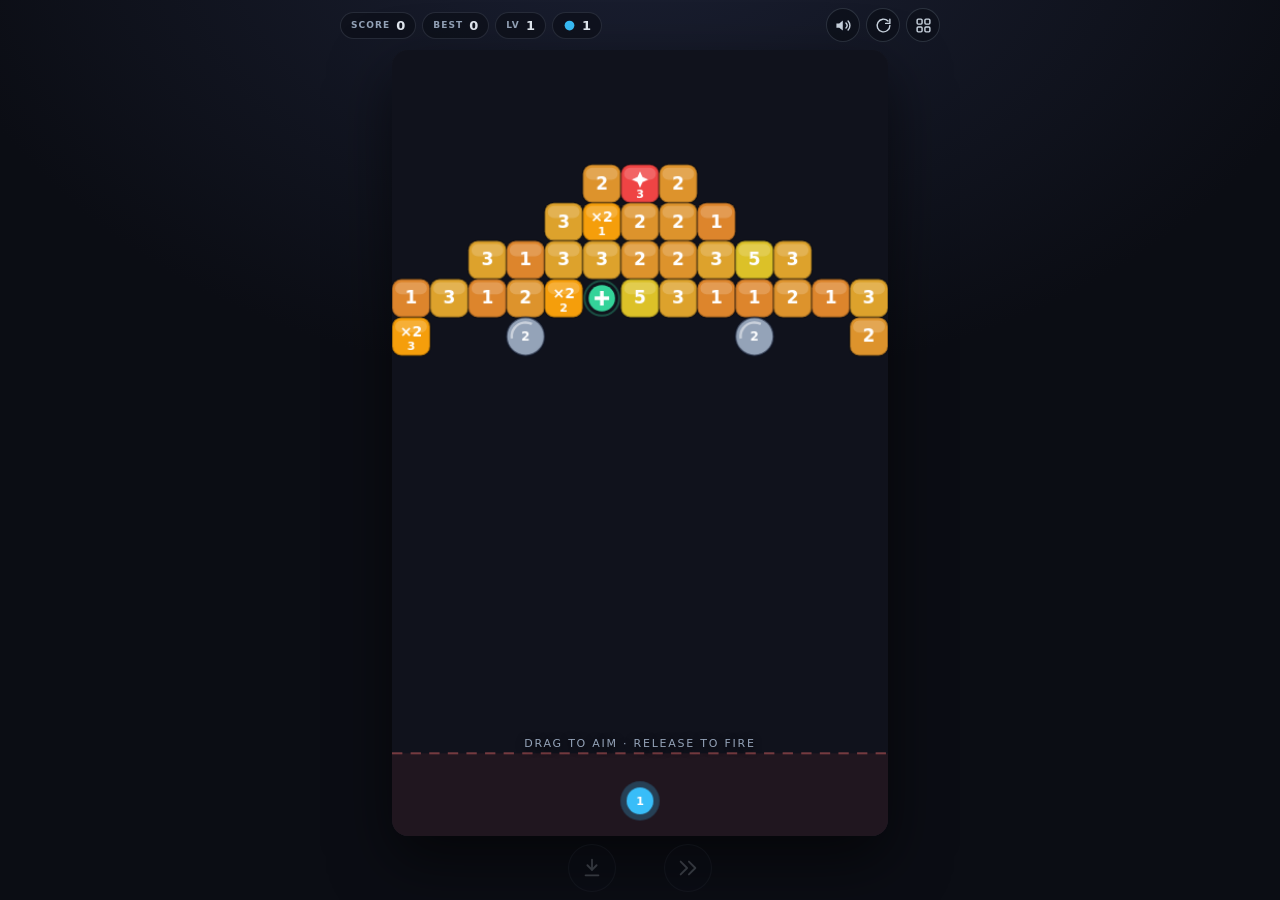
<file: index.html>
<!DOCTYPE html>
<html lang="en">
<head>
<meta charset="UTF-8">
<meta name="viewport" content="width=device-width, initial-scale=1.0, maximum-scale=1.0, user-scalable=no">
<title>Ricochet</title>
<meta name="theme-color" content="#0b0d14">
<meta name="mobile-web-app-capable" content="yes">
<link rel="manifest" href="manifest.webmanifest">
<link rel="icon" href="favicon.svg" type="image/svg+xml">
<link rel="stylesheet" href="style.css">
</head>
<body>
<div id="frame">
  <div id="hud">
    <div class="chip"><span class="label">SCORE</span><span id="score" class="value">0</span></div>
    <div class="chip"><span class="label">BEST</span><span id="best" class="value">0</span></div>
    <div class="chip"><span class="label">LV</span><span id="lv" class="value">1</span></div>
    <div class="chip">
      <svg viewBox="0 0 24 24" width="13" height="13"><circle cx="12" cy="12" r="9" fill="#38bdf8"/></svg>
      <span id="balls" class="value">1</span>
    </div>
    <div class="spacer"></div>
    <button id="muteBtn" class="iconbtn" title="Toggle sound" aria-label="Toggle sound">
      <svg viewBox="0 0 24 24" width="17" height="17" fill="none" stroke="currentColor" stroke-width="2" stroke-linecap="round" stroke-linejoin="round">
        <polygon points="11 5 6 9 2 9 2 15 6 15 11 19 11 5" fill="currentColor" stroke="none"/>
        <path id="wave1" d="M15.5 8.5a5 5 0 0 1 0 7"/>
        <path id="wave2" d="M18.5 5.5a9.5 9.5 0 0 1 0 13"/>
        <line id="muteLine" x1="3" y1="3" x2="21" y2="21" style="display:none"/>
      </svg>
    </button>
    <button id="restartBtn" class="iconbtn" title="Restart level" aria-label="Restart level">
      <svg viewBox="0 0 24 24" width="17" height="17" fill="none" stroke="currentColor" stroke-width="2" stroke-linecap="round" stroke-linejoin="round">
        <path d="M21 12a9 9 0 1 1-2.64-6.36"/>
        <polyline points="21 3 21 9 15 9"/>
      </svg>
    </button>
    <button id="menuBtn" class="iconbtn" title="Power-ups" aria-label="Power-ups">
      <svg viewBox="0 0 24 24" width="17" height="17" fill="none" stroke="currentColor" stroke-width="2" stroke-linecap="round">
        <rect x="3" y="3" width="7" height="7" rx="1.5"/><rect x="14" y="3" width="7" height="7" rx="1.5"/>
        <rect x="3" y="14" width="7" height="7" rx="1.5"/><rect x="14" y="14" width="7" height="7" rx="1.5"/>
      </svg>
    </button>
  </div>

  <div id="stage">
    <div id="board">
      <canvas id="cv" width="480" height="760"></canvas>
      <div id="hint">drag to aim &middot; release to fire</div>
      <div id="banner"></div>

      <div id="powerOverlay" class="overlay hidden">
        <div id="powerPanel">
          <h2>POWER-UPS <span class="inf">&infin;</span></h2>
          <button class="pw" data-pw="balls">
            <span class="pw-icon">
              <svg viewBox="0 0 24 24" width="20" height="20"><circle cx="8" cy="9" r="4.5" fill="#38bdf8"/><circle cx="16" cy="9" r="4.5" fill="#0ea5e9"/><circle cx="12" cy="16.5" r="4.5" fill="#7dd3fc"/></svg>
            </span>
            <span class="pw-name">+10 BALLS<small>Instantly adds 10 balls</small></span>
            <span class="pw-inf">&infin;</span>
          </button>
          <button class="pw" data-pw="pierce">
            <span class="pw-icon">
              <svg viewBox="0 0 24 24" width="20" height="20" fill="none" stroke="#a78bfa" stroke-width="2" stroke-linecap="round"><line x1="3" y1="12" x2="21" y2="12"/><path d="M17 8l4 4-4 4"/><line x1="7" y1="5" x2="7" y2="19"/><line x1="13" y1="5" x2="13" y2="19"/></svg>
            </span>
            <span class="pw-name">PIERCE VOLLEY<small>Next volley drills through bricks</small></span>
            <span class="pw-inf">&infin;</span>
          </button>
          <button class="pw" data-pw="bomb">
            <span class="pw-icon">
              <svg viewBox="0 0 24 24" width="20" height="20" fill="none" stroke="#fb923c" stroke-width="2" stroke-linecap="round"><circle cx="10.5" cy="14" r="6.5" fill="#fb923c" stroke="none"/><path d="M14.5 8.5l2-2.5"/><circle cx="18" cy="4.5" r="1.4" fill="#fde047" stroke="none"/></svg>
            </span>
            <span class="pw-name">BOMB VOLLEY<small>Next volley explodes on impact</small></span>
            <span class="pw-inf">&infin;</span>
          </button>
          <button class="pw" data-pw="row">
            <span class="pw-icon">
              <svg viewBox="0 0 24 24" width="20" height="20" fill="none" stroke="#34d399" stroke-width="2" stroke-linecap="round"><rect x="3" y="9" width="18" height="6" rx="2"/><line x1="6" y1="4" x2="18" y2="20"/></svg>
            </span>
            <span class="pw-name">CLEAR ROW<small>Wipes the lowest brick row</small></span>
            <span class="pw-inf">&infin;</span>
          </button>
          <a id="helpLink" href="help.html" target="_blank" rel="noopener">
            <svg viewBox="0 0 24 24" width="15" height="15" fill="none" stroke="currentColor" stroke-width="2" stroke-linecap="round" stroke-linejoin="round">
              <circle cx="12" cy="12" r="9"/><path d="M9.2 9.3a2.9 2.9 0 0 1 5.6 1c0 1.9-2.8 2.2-2.8 4"/><line x1="12" y1="17.2" x2="12" y2="17.3"/>
            </svg>
            HOW TO PLAY
          </a>
          <button id="closePower">CLOSE</button>
        </div>
      </div>

      <div id="overlay" class="overlay hidden">
        <div id="panel">
          <h1>GAME OVER</h1>
          <p class="final" id="finalScore">0</p>
          <p id="finalBest">Best: 0</p>
          <div class="btnrow">
            <button id="retryBtn" class="btn-primary">RETRY LEVEL</button>
            <button id="startOverBtn" class="btn-ghost">START OVER</button>
          </div>
        </div>
      </div>
    </div>
  </div>

  <div id="actions">
    <button id="recallBtn" class="actionbtn" title="Recall balls" aria-label="Recall balls">
      <svg viewBox="0 0 24 24" width="20" height="20" fill="none" stroke="currentColor" stroke-width="2" stroke-linecap="round" stroke-linejoin="round">
        <path d="M12 3v11"/><polyline points="7 9 12 14 17 9"/><line x1="5" y1="20" x2="19" y2="20"/>
      </svg>
    </button>
    <button id="speedBtn" class="actionbtn" title="Speed up volley" aria-label="Speed up volley">
      <svg viewBox="0 0 24 24" width="20" height="20" fill="none" stroke="currentColor" stroke-width="2" stroke-linecap="round" stroke-linejoin="round">
        <path d="M4 5l7 7-7 7"/><path d="M13 5l7 7-7 7"/>
      </svg>
    </button>
  </div>
</div>
<script src="js/tiles.js"></script>
<script src="js/config.js"></script>
<script src="js/state.js"></script>
<script src="js/audio.js"></script>
<script src="js/fx.js"></script>
<script src="js/board.js"></script>
<script src="js/actions.js"></script>
<script src="js/sim.js"></script>
<script src="js/render.js"></script>
<script src="js/progress.js"></script>
<script src="js/input.js"></script>
<script src="js/main.js"></script>
<script>
if ('serviceWorker' in navigator && location.protocol !== 'file:') {
  let hadController = !!navigator.serviceWorker.controller;
  let refreshing = false;
  navigator.serviceWorker.register('sw.js', { updateViaCache: 'none' }).then(registration => {
    const checkForUpdate = () => registration.update().catch(() => {});
    checkForUpdate();
    window.addEventListener('online', checkForUpdate);
    document.addEventListener('visibilitychange', () => {
      if (!document.hidden) checkForUpdate();
    });
  }).catch(() => {});
  navigator.serviceWorker.addEventListener('controllerchange', () => {
    if (hadController && !refreshing) {
      refreshing = true;
      location.reload();
    }
    hadController = true;
  });
}
</script>
</body>
</html>
</file>
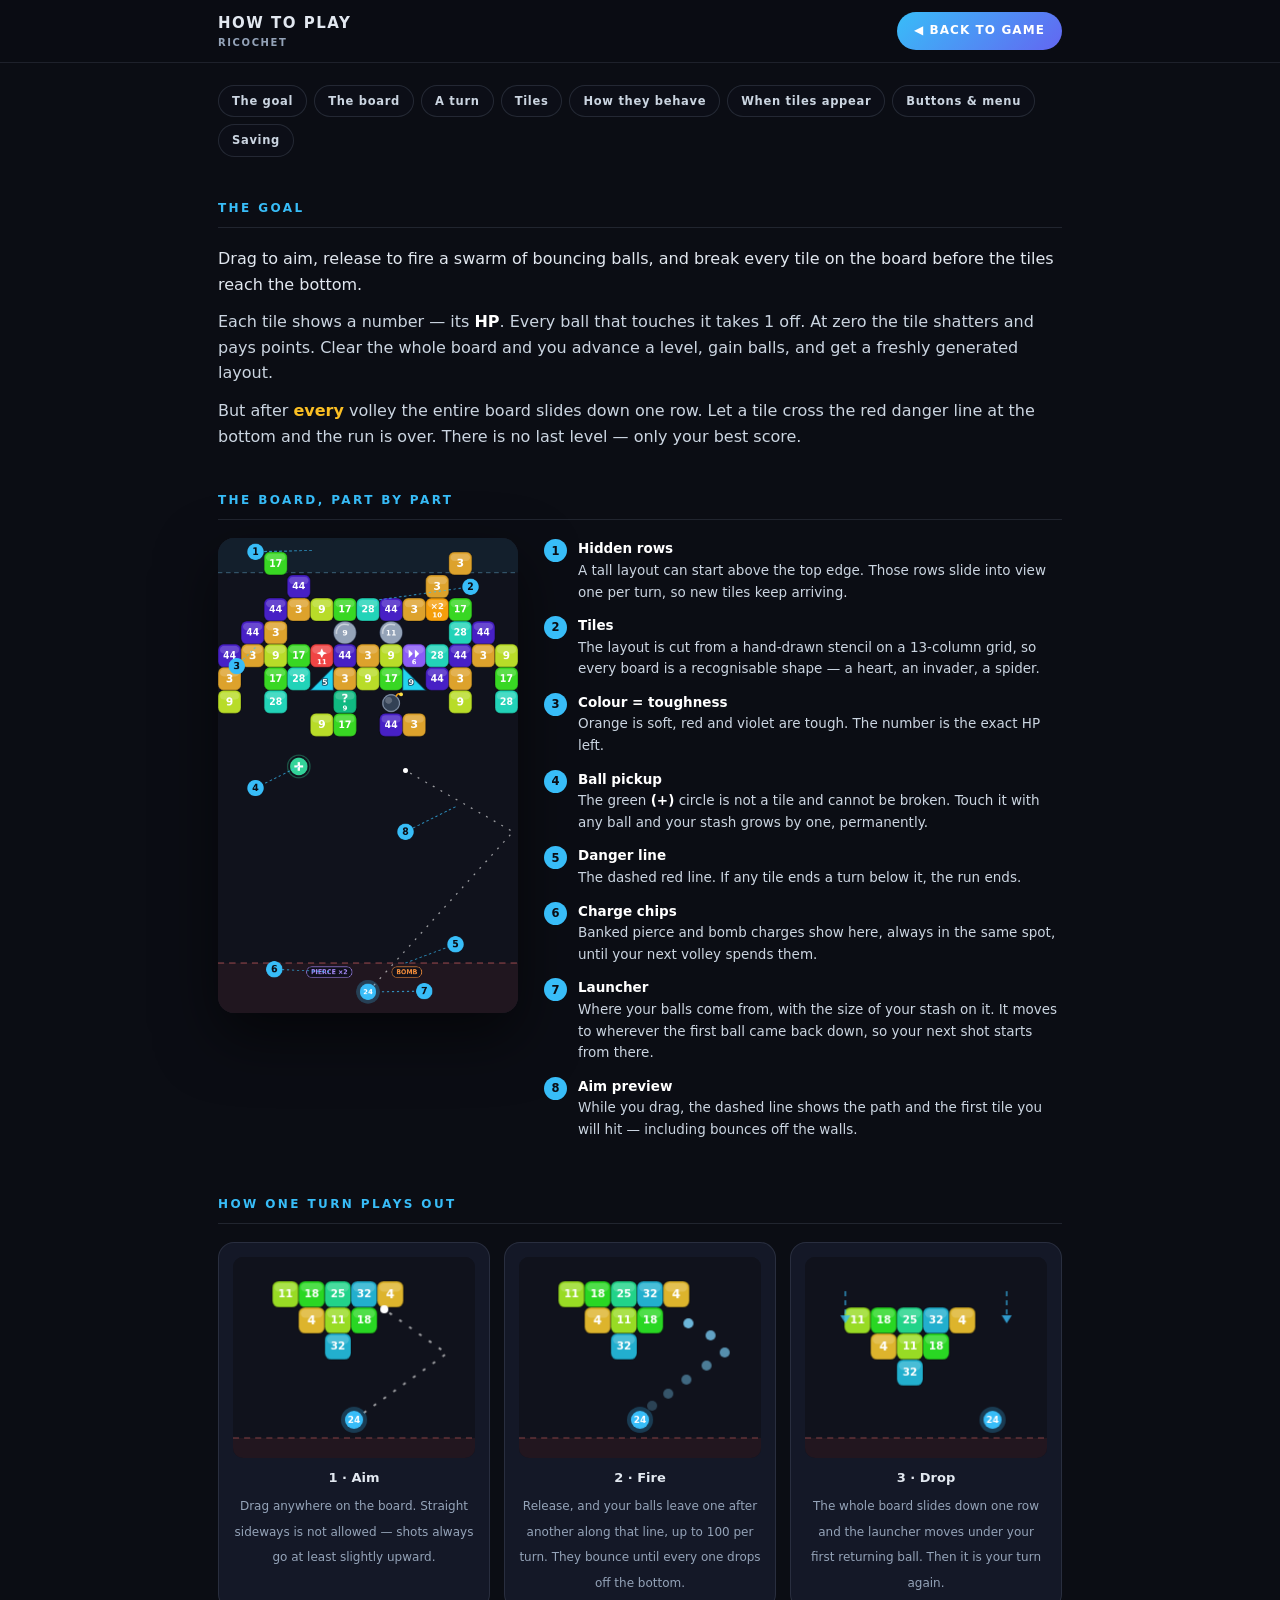
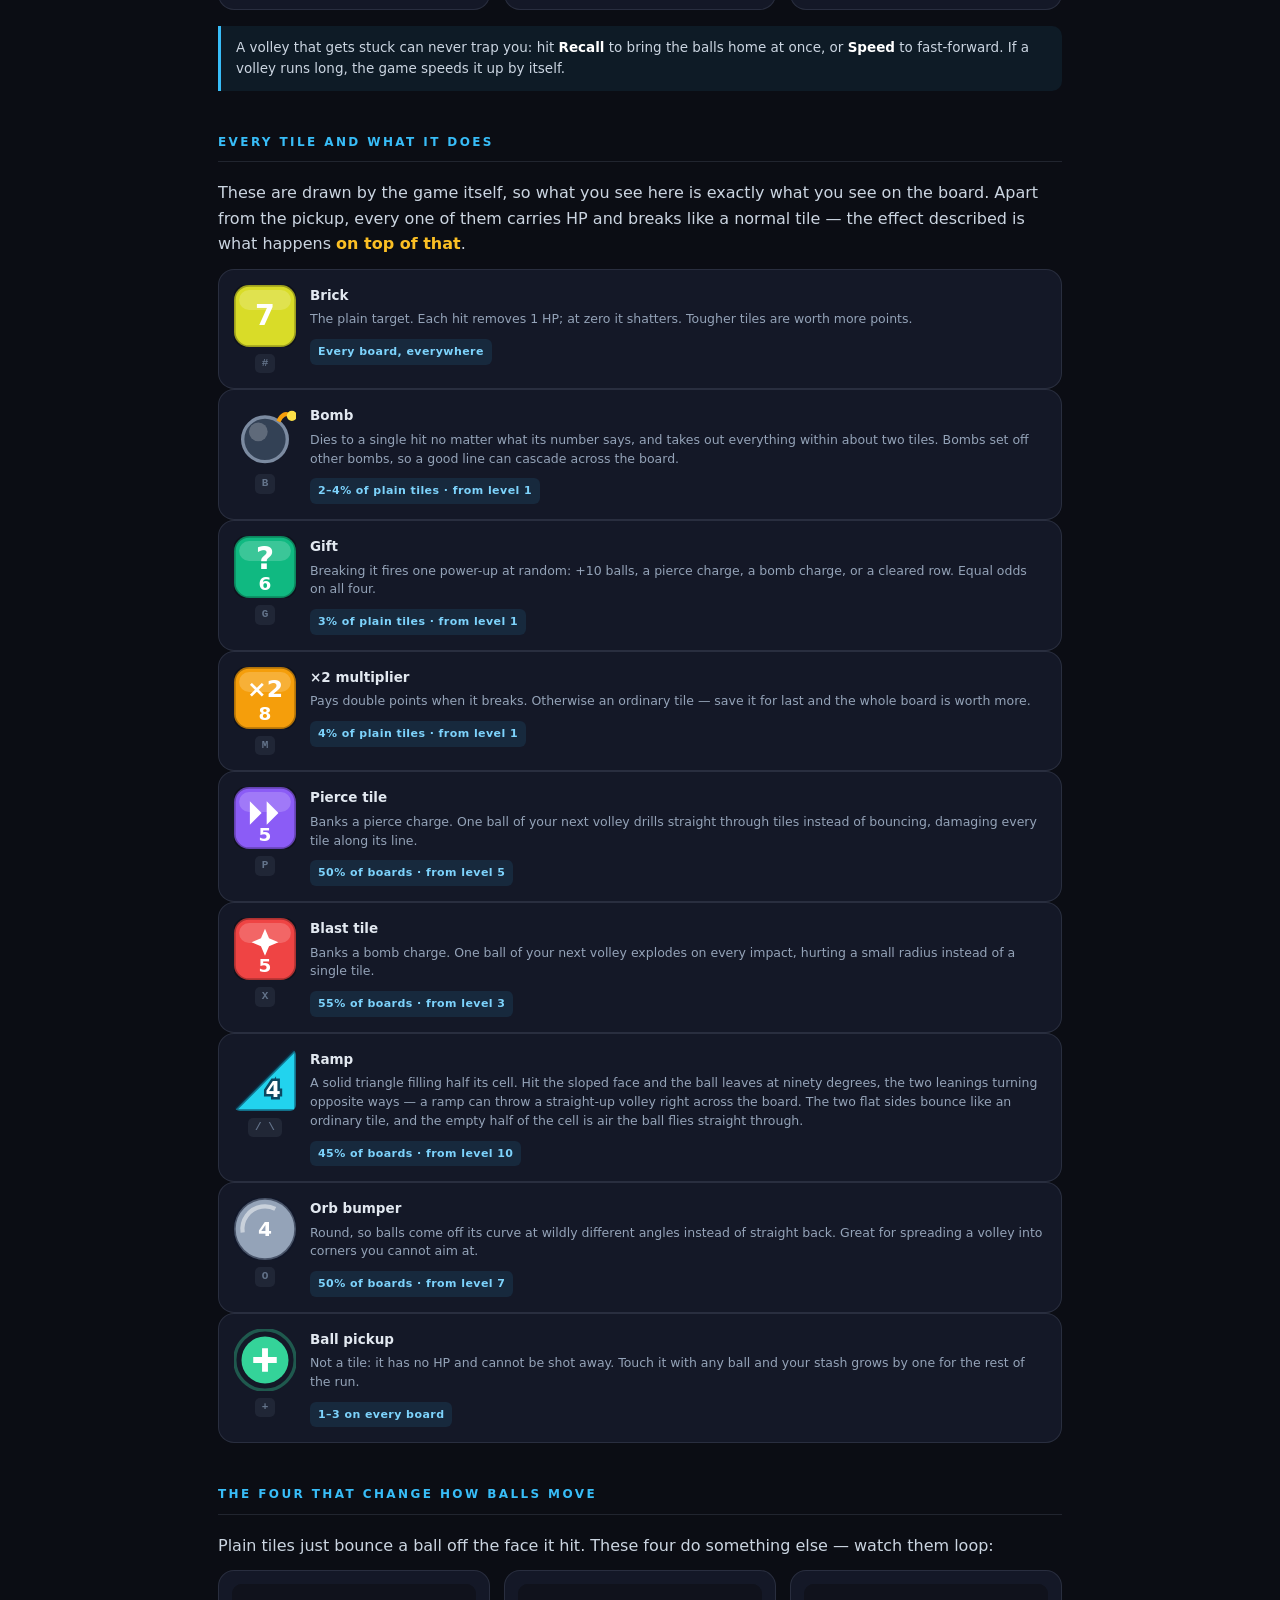
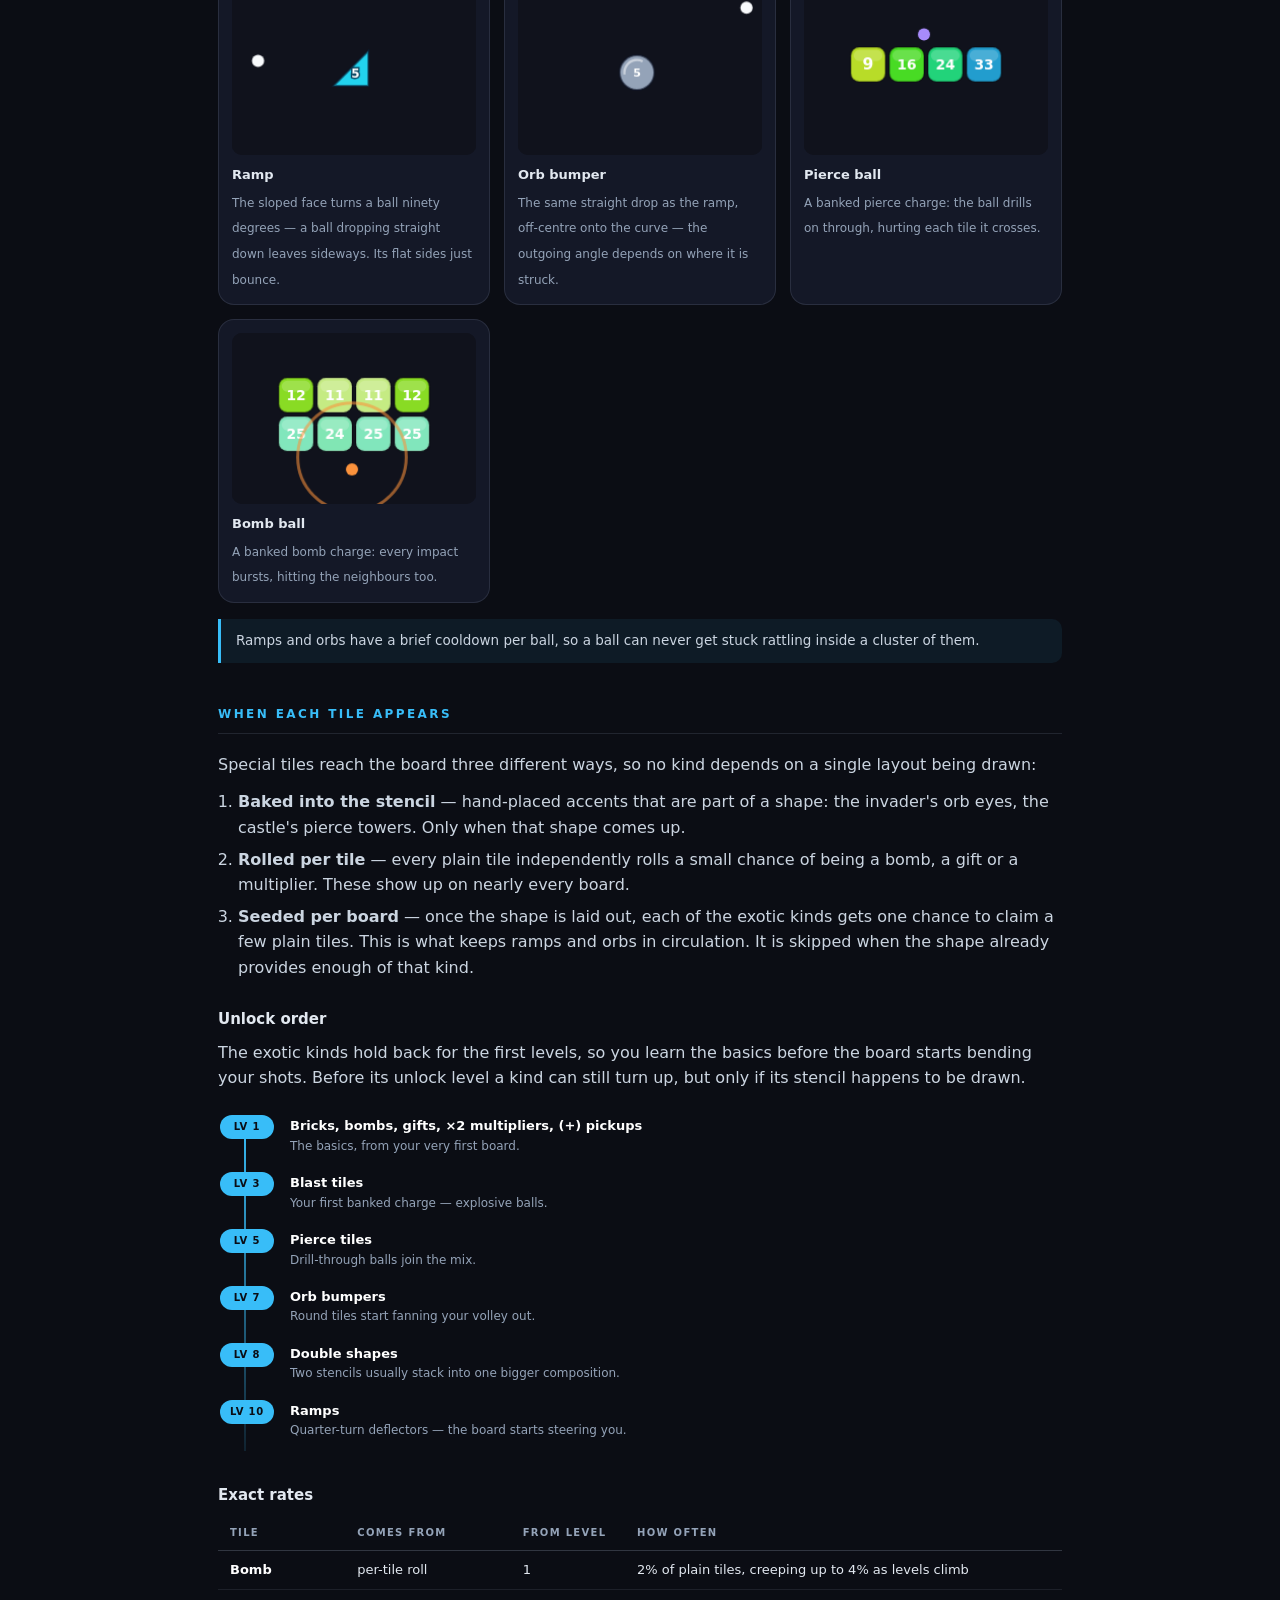
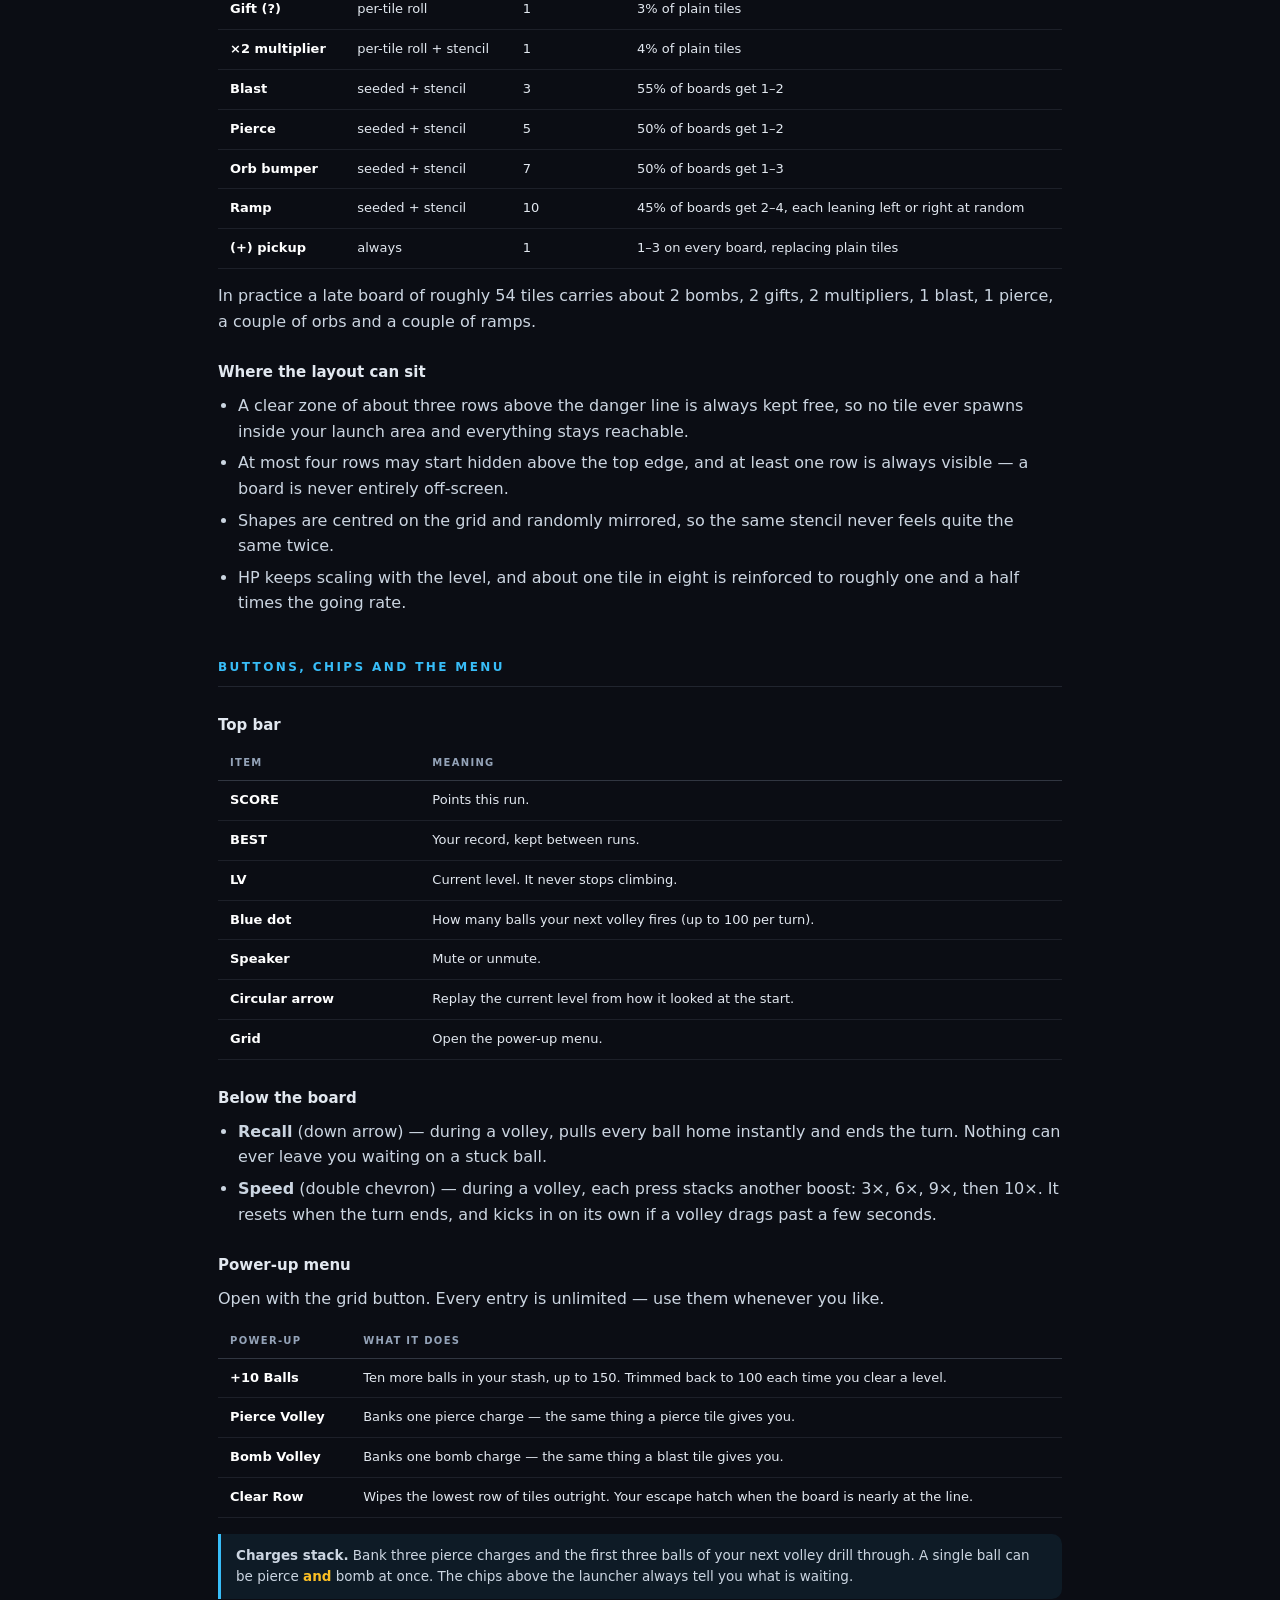
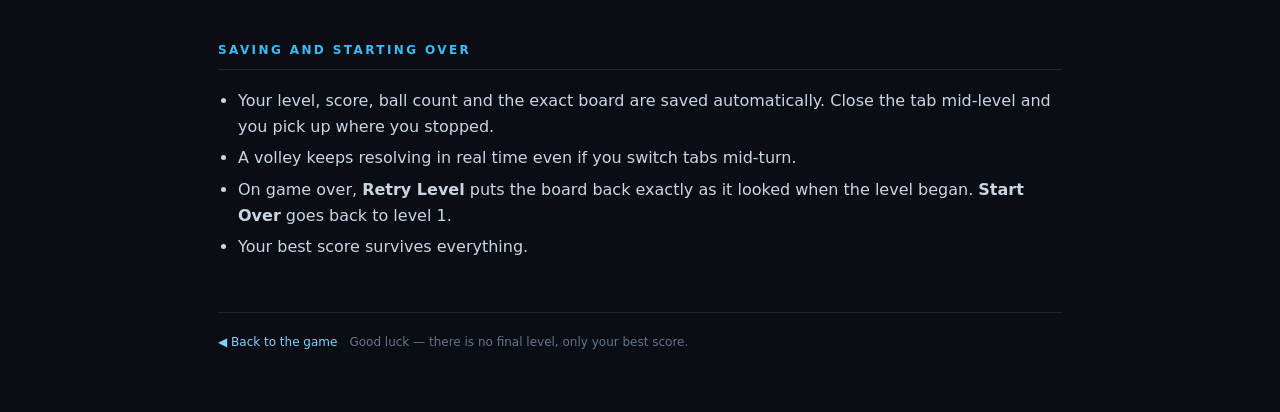
<file: help.html>
<!DOCTYPE html>
<html lang="en">
<head>
<meta charset="UTF-8">
<meta name="viewport" content="width=device-width, initial-scale=1.0">
<title>How to Play &middot; Ricochet</title>
<style>
*{margin:0;padding:0;box-sizing:border-box;-webkit-tap-highlight-color:transparent}
html{scroll-behavior:smooth}
body{
  background:radial-gradient(1200px 800px at 50% -10%,#1b2033,#0b0d14 60%) #0b0d14;
  font-family:system-ui,-apple-system,"Segoe UI",Roboto,sans-serif;
  color:#e2e8f0;line-height:1.6;padding:0 0 60px;
  padding-left:max(0px,env(safe-area-inset-left));padding-right:max(0px,env(safe-area-inset-right))
}
.wrap{max-width:880px;margin:0 auto;padding:0 18px}

/* ---------- top bar ---------- */
header{
  position:sticky;top:0;z-index:20;background:rgba(11,13,20,.86);backdrop-filter:blur(8px);
  border-bottom:1px solid rgba(148,163,184,.14)
}
header .wrap{display:flex;align-items:center;gap:12px;padding:11px 18px}
header h1{font-size:15px;font-weight:800;letter-spacing:.1em;text-transform:uppercase;flex:1;min-width:0}
header h1 small{display:block;font-size:10px;letter-spacing:.16em;color:#94a3b8;font-weight:700}
.backbtn{
  flex:none;display:inline-flex;align-items:center;gap:7px;text-decoration:none;
  background:linear-gradient(135deg,#38bdf8,#6366f1);color:#fff;font-weight:800;font-size:12px;
  letter-spacing:.09em;padding:9px 17px;border-radius:999px;white-space:nowrap;
  transition:transform .12s,box-shadow .2s
}
.backbtn:hover{transform:translateY(-1px);box-shadow:0 8px 24px rgba(99,102,241,.45)}

/* ---------- table of contents ---------- */
nav.toc{display:flex;flex-wrap:wrap;gap:7px;margin:22px 0 6px}
nav.toc a{
  text-decoration:none;color:#cbd5e1;font-size:11.5px;font-weight:700;letter-spacing:.06em;
  background:rgba(13,16,26,.72);border:1px solid rgba(148,163,184,.18);
  border-radius:999px;padding:6px 13px;transition:color .15s,border-color .15s,background .15s
}
nav.toc a:hover{color:#fff;border-color:rgba(56,189,248,.5);background:rgba(56,189,248,.14)}

/* ---------- sections ---------- */
section{margin-top:42px;scroll-margin-top:64px}
h2{
  font-size:12px;font-weight:800;letter-spacing:.2em;text-transform:uppercase;color:#38bdf8;
  padding-bottom:9px;border-bottom:1px solid rgba(148,163,184,.16);margin-bottom:18px
}
h3{font-size:15px;font-weight:800;margin:26px 0 9px}
p{margin-bottom:12px;color:#cbd5e1}
p.lead{font-size:16px;color:#e2e8f0}
strong{color:#fff}
em{color:#fbbf24;font-style:normal;font-weight:700}
ul,ol{margin:0 0 14px 20px;color:#cbd5e1}
li{margin-bottom:6px}
code{
  font-family:ui-monospace,SFMono-Regular,Menlo,monospace;font-size:12.5px;
  background:rgba(148,163,184,.14);border-radius:5px;padding:1px 6px;color:#e2e8f0
}
.note{
  background:rgba(56,189,248,.08);border-left:3px solid #38bdf8;border-radius:0 10px 10px 0;
  padding:11px 15px;margin:16px 0;font-size:13.5px;color:#cbd5e1
}

/* ---------- board anatomy ---------- */
.anatomy{display:flex;flex-wrap:wrap;gap:26px;align-items:flex-start}
.anatomy figure{flex:0 0 auto;margin:0 auto}
.anatomy canvas{
  display:block;width:min(300px,72vw);height:auto;border-radius:16px;background:#10121c;
  box-shadow:0 24px 60px rgba(0,0,0,.55),inset 0 0 0 1px rgba(255,255,255,.05)
}
.anatomy ol{flex:1 1 300px;list-style:none;margin:0;counter-reset:pin}
.anatomy ol li{
  counter-increment:pin;position:relative;padding-left:34px;margin-bottom:12px;font-size:13.5px
}
.anatomy ol li::before{
  content:counter(pin);position:absolute;left:0;top:1px;width:23px;height:23px;border-radius:999px;
  display:grid;place-items:center;font-size:11.5px;font-weight:900;color:#0b0d14;background:#38bdf8
}
.anatomy ol li b{color:#fff;display:block}

/* ---------- turn strip ---------- */
.steps{display:grid;grid-template-columns:repeat(auto-fit,minmax(180px,1fr));gap:14px}
.step{
  background:#141827;border:1px solid rgba(148,163,184,.16);border-radius:16px;padding:14px;
  text-align:center
}
.step canvas{display:block;width:100%;height:auto;border-radius:10px;background:#10121c;margin-bottom:10px}
.step b{display:block;font-size:13px;margin-bottom:3px}
.step span{font-size:12px;color:#94a3b8}

/* ---------- tile cards ---------- */
.tiles{display:grid;grid-template-columns:repeat(auto-fill,minmax(268px,1fr));gap:14px}
.tile{
  display:flex;gap:14px;background:#141827;border:1px solid rgba(148,163,184,.16);
  border-radius:16px;padding:15px
}
.tile .art{flex:none;display:flex;flex-direction:column;align-items:center;gap:7px}
.tile canvas{display:block;border-radius:6px}
.tile .glyph{
  font-family:ui-monospace,SFMono-Regular,Menlo,monospace;font-size:11px;font-weight:700;
  color:#64748b;background:rgba(148,163,184,.1);border-radius:5px;padding:1px 7px
}
.tile .txt{flex:1;min-width:0}
.tile h4{font-size:13.5px;font-weight:800;margin-bottom:4px}
.tile p{font-size:12.5px;margin-bottom:8px;color:#94a3b8;line-height:1.5}
.tile .when{
  font-size:11px;font-weight:700;letter-spacing:.04em;color:#7dd3fc;
  background:rgba(56,189,248,.1);border-radius:6px;padding:4px 8px;display:inline-block
}

/* ---------- behaviour demos ---------- */
.demos{display:grid;grid-template-columns:repeat(auto-fit,minmax(215px,1fr));gap:14px}
.demo{background:#141827;border:1px solid rgba(148,163,184,.16);border-radius:16px;padding:13px}
.demo canvas{display:block;width:100%;height:auto;border-radius:10px;background:#10121c}
.demo b{display:block;font-size:13px;margin:10px 0 3px}
.demo span{font-size:12px;color:#94a3b8}

/* ---------- unlock timeline ---------- */
.timeline{position:relative;margin:24px 0 8px;padding-left:2px}
.timeline::before{
  content:"";position:absolute;left:26px;top:6px;bottom:6px;width:2px;
  background:linear-gradient(#38bdf8,rgba(56,189,248,.12))
}
.tl{position:relative;display:flex;gap:16px;align-items:flex-start;padding:0 0 16px 0}
.tl .lv{
  flex:none;width:54px;text-align:center;font-size:10px;font-weight:800;letter-spacing:.08em;
  color:#0b0d14;background:#38bdf8;border-radius:999px;padding:4px 0;position:relative;z-index:2
}
.tl .what{flex:1;font-size:13px;padding-top:1px}
.tl .what b{color:#fff}
.tl .what small{display:block;color:#94a3b8;font-size:12px}

/* ---------- tables ---------- */
.tablewrap{overflow-x:auto;-webkit-overflow-scrolling:touch;margin-bottom:14px}
table{border-collapse:collapse;width:100%;min-width:520px;font-size:13px}
th,td{text-align:left;padding:9px 12px;border-bottom:1px solid rgba(148,163,184,.13);vertical-align:top}
th{
  font-size:10px;letter-spacing:.13em;text-transform:uppercase;color:#94a3b8;font-weight:800;
  border-bottom-color:rgba(148,163,184,.28);white-space:nowrap
}
td:first-child{font-weight:700;color:#fff;white-space:nowrap}
tbody tr:hover{background:rgba(148,163,184,.05)}

footer{margin-top:52px;padding-top:20px;border-top:1px solid rgba(148,163,184,.14);
  font-size:12px;color:#64748b;display:flex;flex-wrap:wrap;gap:12px;align-items:center}
footer a{color:#7dd3fc;text-decoration:none}
footer a:hover{text-decoration:underline}

@media (max-width:520px){
  .wrap{padding:0 13px}
  header .wrap{padding:10px 13px}
  header h1{font-size:13px}
  .tile{padding:13px;gap:11px}
}
@media (prefers-reduced-motion:reduce){html{scroll-behavior:auto}}
</style>
</head>
<body>

<header>
  <div class="wrap">
    <h1>How to Play<small>Ricochet</small></h1>
    <a class="backbtn" href="index.html">&#9664; BACK TO GAME</a>
  </div>
</header>

<div class="wrap">

  <nav class="toc">
    <a href="#goal">The goal</a>
    <a href="#board">The board</a>
    <a href="#turn">A turn</a>
    <a href="#tiles">Tiles</a>
    <a href="#behaviour">How they behave</a>
    <a href="#spawn">When tiles appear</a>
    <a href="#buttons">Buttons &amp; menu</a>
    <a href="#progress">Saving</a>
  </nav>

  <section id="goal">
    <h2>The goal</h2>
    <p class="lead">Drag to aim, release to fire a swarm of bouncing balls, and break every tile
      on the board before the tiles reach the bottom.</p>
    <p>Each tile shows a number &mdash; its <strong>HP</strong>. Every ball that touches it takes
      1 off. At zero the tile shatters and pays points. Clear the whole board and you advance a
      level, gain balls, and get a freshly generated layout.</p>
    <p>But after <em>every</em> volley the entire board slides down one row. Let a tile cross the
      red danger line at the bottom and the run is over. There is no last level &mdash; only your
      best score.</p>
  </section>

  <section id="board">
    <h2>The board, part by part</h2>
    <div class="anatomy">
      <figure><canvas id="anatomy" width="480" height="760" role="img"
        aria-label="Diagram of the play field with numbered callouts"></canvas></figure>
      <ol>
        <li><b>Hidden rows</b>A tall layout can start above the top edge. Those rows slide into
          view one per turn, so new tiles keep arriving.</li>
        <li><b>Tiles</b>The layout is cut from a hand-drawn stencil on a 13-column grid, so every
          board is a recognisable shape &mdash; a heart, an invader, a spider.</li>
        <li><b>Colour = toughness</b>Orange is soft, red and violet are tough. The number is the
          exact HP left.</li>
        <li><b>Ball pickup</b>The green <strong>(+)</strong> circle is not a tile and cannot be
          broken. Touch it with any ball and your stash grows by one, permanently.</li>
        <li><b>Danger line</b>The dashed red line. If any tile ends a turn below it, the run ends.</li>
        <li><b>Charge chips</b>Banked pierce and bomb charges show here, always in the same
          spot, until your next volley spends them.</li>
        <li><b>Launcher</b>Where your balls come from, with the size of your stash on it. It moves
          to wherever the first ball came back down, so your next shot starts from there.</li>
        <li><b>Aim preview</b>While you drag, the dashed line shows the path and the first tile
          you will hit &mdash; including bounces off the walls.</li>
      </ol>
    </div>
  </section>

  <section id="turn">
    <h2>How one turn plays out</h2>
    <div class="steps">
      <div class="step">
        <canvas id="stepAim" width="240" height="200" role="img" aria-label="Aiming with the dashed preview"></canvas>
        <b>1 &middot; Aim</b><span>Drag anywhere on the board. Straight sideways is not allowed &mdash;
          shots always go at least slightly upward.</span>
      </div>
      <div class="step">
        <canvas id="stepFire" width="240" height="200" role="img" aria-label="A volley of balls in flight"></canvas>
        <b>2 &middot; Fire</b><span>Release, and your balls leave one after another along that
          line, up to 100 per turn. They bounce until every one drops off the bottom.</span>
      </div>
      <div class="step">
        <canvas id="stepDrop" width="240" height="200" role="img" aria-label="The board dropping one row"></canvas>
        <b>3 &middot; Drop</b><span>The whole board slides down one row and the launcher moves under
          your first returning ball. Then it is your turn again.</span>
      </div>
    </div>
    <div class="note">A volley that gets stuck can never trap you: hit <strong>Recall</strong> to
      bring the balls home at once, or <strong>Speed</strong> to fast-forward. If a volley runs
      long, the game speeds it up by itself.</div>
  </section>

  <section id="tiles">
    <h2>Every tile and what it does</h2>
    <p>These are drawn by the game itself, so what you see here is exactly what you see on the
      board. Apart from the pickup, every one of them carries HP and breaks like a normal tile
      &mdash; the effect described is what happens <em>on top of that</em>.</p>
    <div class="tiles" id="tiles"></div>
  </section>

  <section id="behaviour">
    <h2>The four that change how balls move</h2>
    <p>Plain tiles just bounce a ball off the face it hit. These four do something else &mdash;
      watch them loop:</p>
    <div class="demos" id="demos"></div>
    <div class="note">Ramps and orbs have a brief cooldown per ball, so a ball can never get
      stuck rattling inside a cluster of them.</div>
  </section>

  <section id="spawn">
    <h2>When each tile appears</h2>
    <p>Special tiles reach the board three different ways, so no kind depends on a single layout
      being drawn:</p>
    <ol>
      <li><b>Baked into the stencil</b> &mdash; hand-placed accents that are part of a shape:
        the invader's orb eyes, the castle's pierce towers. Only when that shape comes up.</li>
      <li><b>Rolled per tile</b> &mdash; every plain tile independently rolls a small chance of
        being a bomb, a gift or a multiplier. These show up on nearly every board.</li>
      <li><b>Seeded per board</b> &mdash; once the shape is laid out, each of the exotic kinds
        gets one chance to claim a few plain tiles. This is what keeps ramps and orbs in
        circulation. It is skipped when the shape already provides enough of that kind.</li>
    </ol>

    <h3>Unlock order</h3>
    <p>The exotic kinds hold back for the first levels, so you learn the basics before the board
      starts bending your shots. Before its unlock level a kind can still turn up, but only if its
      stencil happens to be drawn.</p>
    <div class="timeline">
      <div class="tl"><span class="lv">LV 1</span><span class="what"><b>Bricks, bombs, gifts, ×2 multipliers, (+) pickups</b><small>The basics, from your very first board.</small></span></div>
      <div class="tl"><span class="lv">LV 3</span><span class="what"><b>Blast tiles</b><small>Your first banked charge — explosive balls.</small></span></div>
      <div class="tl"><span class="lv">LV 5</span><span class="what"><b>Pierce tiles</b><small>Drill-through balls join the mix.</small></span></div>
      <div class="tl"><span class="lv">LV 7</span><span class="what"><b>Orb bumpers</b><small>Round tiles start fanning your volley out.</small></span></div>
      <div class="tl"><span class="lv">LV 8</span><span class="what"><b>Double shapes</b><small>Two stencils usually stack into one bigger composition.</small></span></div>
      <div class="tl"><span class="lv">LV 10</span><span class="what"><b>Ramps</b><small>Quarter-turn deflectors — the board starts steering you.</small></span></div>
    </div>

    <h3>Exact rates</h3>
    <div class="tablewrap">
      <table>
        <thead><tr><th>Tile</th><th>Comes from</th><th>From level</th><th>How often</th></tr></thead>
        <tbody>
          <tr><td>Bomb</td><td>per-tile roll</td><td>1</td><td>2% of plain tiles, creeping up to 4% as levels climb</td></tr>
          <tr><td>Gift (?)</td><td>per-tile roll</td><td>1</td><td>3% of plain tiles</td></tr>
          <tr><td>×2 multiplier</td><td>per-tile roll + stencil</td><td>1</td><td>4% of plain tiles</td></tr>
          <tr><td>Blast</td><td>seeded + stencil</td><td>3</td><td>55% of boards get 1&ndash;2</td></tr>
          <tr><td>Pierce</td><td>seeded + stencil</td><td>5</td><td>50% of boards get 1&ndash;2</td></tr>
          <tr><td>Orb bumper</td><td>seeded + stencil</td><td>7</td><td>50% of boards get 1&ndash;3</td></tr>
          <tr><td>Ramp</td><td>seeded + stencil</td><td>10</td><td>45% of boards get 2&ndash;4, each leaning left or right at random</td></tr>
          <tr><td>(+) pickup</td><td>always</td><td>1</td><td>1&ndash;3 on every board, replacing plain tiles</td></tr>
        </tbody>
      </table>
    </div>
    <p>In practice a late board of roughly 54 tiles carries about 2 bombs, 2 gifts, 2 multipliers,
      1 blast, 1 pierce, a couple of orbs and a couple of ramps.</p>

    <h3>Where the layout can sit</h3>
    <ul>
      <li>A clear zone of about three rows above the danger line is always kept free, so no tile
        ever spawns inside your launch area and everything stays reachable.</li>
      <li>At most four rows may start hidden above the top edge, and at least one row is always
        visible &mdash; a board is never entirely off-screen.</li>
      <li>Shapes are centred on the grid and randomly mirrored, so the same stencil never feels
        quite the same twice.</li>
      <li>HP keeps scaling with the level, and about one tile in eight is reinforced to
        roughly one and a half times the going rate.</li>
    </ul>
  </section>

  <section id="buttons">
    <h2>Buttons, chips and the menu</h2>
    <h3>Top bar</h3>
    <div class="tablewrap">
      <table>
        <thead><tr><th>Item</th><th>Meaning</th></tr></thead>
        <tbody>
          <tr><td>SCORE</td><td>Points this run.</td></tr>
          <tr><td>BEST</td><td>Your record, kept between runs.</td></tr>
          <tr><td>LV</td><td>Current level. It never stops climbing.</td></tr>
          <tr><td>Blue dot</td><td>How many balls your next volley fires (up to 100 per turn).</td></tr>
          <tr><td>Speaker</td><td>Mute or unmute.</td></tr>
          <tr><td>Circular arrow</td><td>Replay the current level from how it looked at the start.</td></tr>
          <tr><td>Grid</td><td>Open the power-up menu.</td></tr>
        </tbody>
      </table>
    </div>

    <h3>Below the board</h3>
    <ul>
      <li><b>Recall</b> (down arrow) &mdash; during a volley, pulls every ball home instantly and
        ends the turn. Nothing can ever leave you waiting on a stuck ball.</li>
      <li><b>Speed</b> (double chevron) &mdash; during a volley, each press stacks another boost:
        3&times;, 6&times;, 9&times;, then 10&times;. It resets when the turn ends, and kicks in on
        its own if a volley drags past a few seconds.</li>
    </ul>

    <h3>Power-up menu</h3>
    <p>Open with the grid button. Every entry is unlimited &mdash; use them whenever you like.</p>
    <div class="tablewrap">
      <table>
        <thead><tr><th>Power-up</th><th>What it does</th></tr></thead>
        <tbody>
          <tr><td>+10 Balls</td><td>Ten more balls in your stash, up to 150. Trimmed back to 100 each time you clear a level.</td></tr>
          <tr><td>Pierce Volley</td><td>Banks one pierce charge — the same thing a pierce tile gives you.</td></tr>
          <tr><td>Bomb Volley</td><td>Banks one bomb charge — the same thing a blast tile gives you.</td></tr>
          <tr><td>Clear Row</td><td>Wipes the lowest row of tiles outright. Your escape hatch when the board is nearly at the line.</td></tr>
        </tbody>
      </table>
    </div>
    <div class="note"><b>Charges stack.</b> Bank three pierce charges and the first three balls of
      your next volley drill through. A single ball can be pierce <em>and</em> bomb at once. The
      chips above the launcher always tell you what is waiting.</div>
  </section>

  <section id="progress">
    <h2>Saving and starting over</h2>
    <ul>
      <li>Your level, score, ball count and the exact board are saved automatically. Close the tab
        mid-level and you pick up where you stopped.</li>
      <li>A volley keeps resolving in real time even if you switch tabs mid-turn.</li>
      <li>On game over, <b>Retry Level</b> puts the board back exactly as it looked when the level
        began. <b>Start Over</b> goes back to level 1.</li>
      <li>Your best score survives everything.</li>
    </ul>
  </section>

  <footer>
    <a href="index.html">&#9664; Back to the game</a>
    <span>Good luck &mdash; there is no final level, only your best score.</span>
  </footer>
</div>

<script src="js/tiles.js"></script>
<script>
'use strict';
// This page paints tiles with the game's own painter (js/tiles.js), so the legend
// below can never drift from what the board actually shows.
const DPR = Math.min(window.devicePixelRatio || 1, 2);
const CHIP_Y_DOC = LAUNCH_Y - 40;   // matches CHIP_Y in js/config.js

function setup(cv, lw, lh) {
  cv.width = lw * DPR; cv.height = lh * DPR;
  const g = cv.getContext('2d');
  g.setTransform(DPR, 0, 0, DPR, 0, 0);
  return g;
}
const brick = (type, hp) => ({ type, hp, maxHp: hp, flash: 0 });

/* ---------------- tile gallery ---------------- */
const TILE_PX = 62;
const TILES = [
  { b: brick('normal', 7), glyph: '#', name: 'Brick',
    what: 'The plain target. Each hit removes 1 HP; at zero it shatters. Tougher tiles are worth more points.',
    when: 'Every board, everywhere' },
  { b: brick('bomb', 9), glyph: 'B', name: 'Bomb',
    what: 'Dies to a single hit no matter what its number says, and takes out everything within about two tiles. Bombs set off other bombs, so a good line can cascade across the board.',
    when: '2–4% of plain tiles · from level 1' },
  { b: brick('gift', 6), glyph: 'G', name: 'Gift',
    what: 'Breaking it fires one power-up at random: +10 balls, a pierce charge, a bomb charge, or a cleared row. Equal odds on all four.',
    when: '3% of plain tiles · from level 1' },
  { b: brick('mult', 8), glyph: 'M', name: '×2 multiplier',
    what: 'Pays double points when it breaks. Otherwise an ordinary tile — save it for last and the whole board is worth more.',
    when: '4% of plain tiles · from level 1' },
  { b: brick('pierce', 5), glyph: 'P', name: 'Pierce tile',
    what: 'Banks a pierce charge. One ball of your next volley drills straight through tiles instead of bouncing, damaging every tile along its line.',
    when: '50% of boards · from level 5' },
  { b: brick('blast', 5), glyph: 'X', name: 'Blast tile',
    what: 'Banks a bomb charge. One ball of your next volley explodes on every impact, hurting a small radius instead of a single tile.',
    when: '55% of boards · from level 3' },
  { b: brick('rampA', 4), glyph: '/  \\', name: 'Ramp',
    what: 'A solid triangle filling half its cell. Hit the sloped face and the ball leaves at ninety degrees, the two leanings turning opposite ways — a ramp can throw a straight-up volley right across the board. The two flat sides bounce like an ordinary tile, and the empty half of the cell is air the ball flies straight through.',
    when: '45% of boards · from level 10' },
  { b: brick('orb', 4), glyph: 'O', name: 'Orb bumper',
    what: 'Round, so balls come off its curve at wildly different angles instead of straight back. Great for spreading a volley into corners you cannot aim at.',
    when: '50% of boards · from level 7' },
  { pickup: true, glyph: '+', name: 'Ball pickup',
    what: 'Not a tile: it has no HP and cannot be shot away. Touch it with any ball and your stash grows by one for the rest of the run.',
    when: '1–3 on every board' }
];

const tilesEl = document.getElementById('tiles');
for (const t of TILES) {
  const card = document.createElement('div');
  card.className = 'tile';
  card.innerHTML = '<div class="art"><canvas></canvas><span class="glyph">' + t.glyph +
    '</span></div><div class="txt"><h4></h4><p></p><span class="when"></span></div>';
  card.querySelector('h4').textContent = t.name;
  card.querySelector('p').textContent = t.what;
  card.querySelector('.when').textContent = t.when;
  const cv = card.querySelector('canvas');
  cv.style.width = TILE_PX + 'px'; cv.style.height = TILE_PX + 'px';
  const g = setup(cv, TILE_PX, TILE_PX);
  g.scale(TILE_PX / BSIZE, TILE_PX / BSIZE);
  if (t.pickup) paintPickup(g, BSIZE / 2, BSIZE / 2, 14, 0);
  else paintTile(g, t.b, 0, 0, BSIZE, BSIZE);
  tilesEl.appendChild(card);
}

/* ---------------- board anatomy ---------------- */
function pin(g, n, x, y, tx, ty) {
  g.strokeStyle = 'rgba(56,189,248,0.75)';
  g.lineWidth = 1.5;
  g.setLineDash([4, 4]);
  g.beginPath(); g.moveTo(x, y); g.lineTo(tx, ty); g.stroke();
  g.setLineDash([]);
  g.fillStyle = '#38bdf8';
  g.beginPath(); g.arc(tx, ty, 13, 0, Math.PI * 2); g.fill();
  g.fillStyle = '#0b0d14';
  g.font = '900 15px system-ui,sans-serif';
  g.textAlign = 'center'; g.textBaseline = 'middle';
  g.fillText(n, tx, ty + 1);
}

(function anatomy() {
  const g = setup(document.getElementById('anatomy'), W, H);
  g.fillStyle = '#10121c';
  g.fillRect(0, 0, W, H);

  // hidden rows above the top edge, shown as a ghosted band
  g.fillStyle = 'rgba(56,189,248,0.07)';
  g.fillRect(0, 0, W, CELL * 1.5);
  g.strokeStyle = 'rgba(125,211,252,0.4)';
  g.lineWidth = 1.5; g.setLineDash([7, 6]);
  g.beginPath(); g.moveTo(0, CELL * 1.5); g.lineTo(W, CELL * 1.5); g.stroke();
  g.setLineDash([]);

  // danger zone
  g.fillStyle = 'rgba(239,68,68,0.07)';
  g.fillRect(0, DANGER_Y, W, H - DANGER_Y);
  g.strokeStyle = 'rgba(248,113,113,0.55)';
  g.lineWidth = 1.5; g.setLineDash([10, 8]);
  g.beginPath(); g.moveTo(0, DANGER_Y); g.lineTo(W, DANGER_Y); g.stroke();
  g.setLineDash([]);

  // a small hand-built layout, laid out on the real grid
  const rows = [
    '..#.......#..',
    '...#.....#...',
    '..#######M#..',
    '.##..O.O..##.',
    '####X###P####',
    '#.##/###\\##.#',
    '#.#..G.B..#.#',
    '....##.##....'
  ];
  const CHARS = { B: 'bomb', G: 'gift', M: 'mult', P: 'pierce', X: 'blast', '/': 'rampA', '\\': 'rampB', O: 'orb' };
  const top = 0.6, hps = [3, 9, 17, 28, 44];
  rows.forEach((line, r) => {
    for (let i = 0; i < line.length; i++) {
      const ch = line[i];
      if (ch === '.') continue;
      const type = CHARS[ch] || 'normal';
      const hp = type === 'normal' ? hps[(r + i) % hps.length] : 4 + ((r * 3 + i) % 9);
      paintTile(g, brick(type, hp), i * CELL, (top + r) * CELL, BSIZE, BSIZE);
    }
  });
  paintPickup(g, 3.5 * CELL, 9.9 * CELL, 14, 0);

  // aim preview
  g.strokeStyle = 'rgba(255,255,255,0.6)';
  g.lineWidth = 2; g.setLineDash([3, 11]);
  g.beginPath();
  g.moveTo(W / 2, LAUNCH_Y); g.lineTo(W - 8, 470); g.lineTo(300, 372);
  g.stroke();
  g.setLineDash([]);
  g.fillStyle = '#fff';
  g.beginPath(); g.arc(300, 372, 4, 0, Math.PI * 2); g.fill();

  // launcher
  g.fillStyle = 'rgba(56,189,248,0.25)';
  g.beginPath(); g.arc(W / 2, LAUNCH_Y, 19, 0, Math.PI * 2); g.fill();
  g.fillStyle = '#38bdf8';
  g.beginPath(); g.arc(W / 2, LAUNCH_Y, 13, 0, Math.PI * 2); g.fill();
  g.fillStyle = '#fff';
  g.font = '800 11px system-ui,sans-serif';
  g.textAlign = 'center'; g.textBaseline = 'middle';
  g.fillText('24', W / 2, LAUNCH_Y + 1);

  // charge chips, exactly where the game puts them
  function chip(str, x, color) {
    g.font = '800 10px system-ui,sans-serif';
    const w = g.measureText(str).width + 14;
    rr(g, x - w / 2, CHIP_Y_DOC, w, 17, 8);
    g.fillStyle = 'rgba(13,16,26,0.85)'; g.fill();
    g.strokeStyle = color; g.lineWidth = 1; g.stroke();
    g.fillStyle = color;
    g.textAlign = 'center'; g.textBaseline = 'middle';
    g.fillText(str, x, CHIP_Y_DOC + 9);
  }
  chip('PIERCE ×2', W / 2 - 62, '#a78bfa');
  chip('BOMB', W / 2 + 62, '#fb923c');

  pin(g, 1, 150, 20, 60, 22);
  pin(g, 2, 250, 100, 404, 78);
  pin(g, 3, 60, 175, 30, 205);
  pin(g, 4, 3.5 * CELL, 9.9 * CELL, 60, 400);
  pin(g, 5, 300, DANGER_Y, 380, 650);
  pin(g, 6, W / 2 - 62, CHIP_Y_DOC + 8, 90, 690);
  pin(g, 7, W / 2 + 22, LAUNCH_Y, 330, 725);
  pin(g, 8, 380, 430, 300, 470);
})();

/* ---------------- turn strip ---------------- */
function miniBoard(g, w, h) {
  g.fillStyle = '#10121c';
  g.fillRect(0, 0, w, h);
  g.fillStyle = 'rgba(239,68,68,0.08)';
  g.fillRect(0, h - 20, w, 20);
  g.strokeStyle = 'rgba(248,113,113,0.5)';
  g.lineWidth = 1.2; g.setLineDash([6, 5]);
  g.beginPath(); g.moveTo(0, h - 20); g.lineTo(w, h - 20); g.stroke();
  g.setLineDash([]);
}
const MINI = 26; // tile size in the small diagrams

function miniRows(g, rowY) {
  const layout = ['.#####.', '..###..', '...#...'];
  layout.forEach((line, r) => {
    for (let i = 0; i < line.length; i++) {
      if (line[i] === '.') continue;
      const hp = 4 + ((r * 3 + i) % 5) * 7;
      paintTileScaled(g, brick('normal', hp), (i + 0.5) * MINI, rowY + r * MINI);
    }
  });
}
function paintTileScaled(g, b, x, y) {
  g.save();
  g.translate(x, y);
  g.scale(MINI / BSIZE, MINI / BSIZE);
  paintTile(g, b, 0, 0, BSIZE, BSIZE);
  g.restore();
}
function launcher(g, x, y, n) {
  g.fillStyle = 'rgba(56,189,248,0.25)';
  g.beginPath(); g.arc(x, y, 13, 0, Math.PI * 2); g.fill();
  g.fillStyle = '#38bdf8';
  g.beginPath(); g.arc(x, y, 9, 0, Math.PI * 2); g.fill();
  g.fillStyle = '#fff';
  g.font = '800 9px system-ui,sans-serif';
  g.textAlign = 'center'; g.textBaseline = 'middle';
  g.fillText(n, x, y + 1);
}

(function steps() {
  const w = 240, h = 200;

  let g = setup(document.getElementById('stepAim'), w, h);
  miniBoard(g, w, h);
  miniRows(g, 24);
  g.strokeStyle = 'rgba(255,255,255,0.6)';
  g.lineWidth = 2; g.setLineDash([3, 9]);
  g.beginPath(); g.moveTo(120, 162); g.lineTo(212, 96); g.lineTo(150, 52); g.stroke();
  g.setLineDash([]);
  g.fillStyle = '#fff';
  g.beginPath(); g.arc(150, 52, 4, 0, Math.PI * 2); g.fill();
  launcher(g, 120, 162, 24);

  g = setup(document.getElementById('stepFire'), w, h);
  miniBoard(g, w, h);
  miniRows(g, 24);
  const shots = [[132, 148], [148, 136], [166, 122], [186, 108], [204, 95], [190, 78], [168, 66]];
  shots.forEach((p, i) => {
    g.fillStyle = 'rgba(125,211,252,' + (0.25 + i * 0.1).toFixed(2) + ')';
    g.beginPath(); g.arc(p[0], p[1], 5, 0, Math.PI * 2); g.fill();
  });
  launcher(g, 120, 162, 24);

  g = setup(document.getElementById('stepDrop'), w, h);
  miniBoard(g, w, h);
  miniRows(g, 24 + MINI);
  g.strokeStyle = 'rgba(56,189,248,0.55)';
  g.lineWidth = 2;
  g.setLineDash([5, 4]);
  for (const x of [40, 200]) {
    g.beginPath(); g.moveTo(x, 34); g.lineTo(x, 58); g.stroke();
  }
  g.setLineDash([]);
  g.fillStyle = 'rgba(56,189,248,0.8)';
  for (const x of [40, 200]) {
    g.beginPath();
    g.moveTo(x - 5, 58); g.lineTo(x + 5, 58); g.lineTo(x, 66); g.closePath(); g.fill();
  }
  launcher(g, 186, 162, 24);
})();

/* ---------------- behaviour demos ----------------
   These mirror the rules in js/sim.js: ramps rotate the velocity a quarter turn,
   orbs reflect off the curve, pierce balls pass through, bomb balls burst. */
const DEMO_W = 240, DEMO_H = 168, SPD = 108;

const DEMOS = [
  {
    name: 'Ramp', note: 'The sloped face turns a ball ninety degrees — a ball dropping straight down leaves sideways. Its flat sides just bounce.',
    build() {
      return {
        tiles: [{ b: brick('rampA', 6), x: 100, y: 66 }],
        ball: { x: 116, y: -14, vx: 0, vy: 1, pierce: false, bomb: false }
      };
    }
  },
  {
    name: 'Orb bumper', note: 'The same straight drop as the ramp, off-centre onto the curve — the outgoing angle depends on where it is struck.',
    build() {
      return {
        tiles: [{ b: brick('orb', 6), x: 100, y: 70 }],
        ball: { x: 128, y: -14, vx: 0, vy: 1, pierce: false, bomb: false }
      };
    }
  },
  {
    name: 'Pierce ball', note: 'A banked pierce charge: the ball drills on through, hurting each tile it crosses.',
    build() {
      return {
        tiles: [0, 1, 2, 3].map(i => ({ b: brick('normal', 9 + i * 8), x: 46 + i * 38, y: 62 })),
        ball: { x: 118, y: DEMO_H + 14, vx: 0, vy: -1, pierce: true, bomb: false }
      };
    }
  },
  {
    name: 'Bomb ball', note: 'A banked bomb charge: every impact bursts, hitting the neighbours too.',
    build() {
      const tiles = [];
      for (let r = 0; r < 2; r++) for (let i = 0; i < 4; i++) {
        tiles.push({ b: brick('normal', 12 + r * 14), x: 46 + i * 38, y: 44 + r * 38 });
      }
      return { tiles, ball: { x: 118, y: DEMO_H + 14, vx: 0, vy: -1, pierce: false, bomb: true } };
    }
  }
];

const TS = 34;             // tile size in the demos
const BR = 6;              // ball radius
const demosEl = document.getElementById('demos');
const running = [];

for (const d of DEMOS) {
  const card = document.createElement('div');
  card.className = 'demo';
  card.innerHTML = '<canvas></canvas><b></b><span></span>';
  card.querySelector('b').textContent = d.name;
  card.querySelector('span').textContent = d.note;
  demosEl.appendChild(card);
  const cv = card.querySelector('canvas');
  cv.width = DEMO_W * DPR; cv.height = DEMO_H * DPR;
  const g = cv.getContext('2d');
  g.setTransform(DPR, 0, 0, DPR, 0, 0);
  const scene = d.build();
  scene.ball.cd = 0;
  running.push({ def: d, g, scene, t: 0, rings: [], hit: null });
}

function resetScene(s) {
  s.scene = s.def.build();
  s.scene.ball.cd = 0;
  s.t = 0; s.rings.length = 0; s.hit = null;
}

function hitTile(s, t, ball) {
  t.b.hp = Math.max(0, t.b.hp - 1);
  t.b.flash = 1;
  if (ball.bomb) {
    s.rings.push({ x: ball.x, y: ball.y, r: TS * 0.5, max: TS * 2, life: 1 });
    for (const o of s.scene.tiles) {
      const dx = o.x + TS / 2 - ball.x, dy = o.y + TS / 2 - ball.y;
      if (dx * dx + dy * dy <= (TS * 1.9) * (TS * 1.9)) { o.b.hp = Math.max(0, o.b.hp - 1); o.b.flash = 1; }
    }
  }
}

function stepDemo(s, dt) {
  const b = s.scene.ball;
  const steps = 6, sdt = dt / steps;
  for (let i = 0; i < steps; i++) {
    b.x += b.vx * SPD * sdt;
    b.y += b.vy * SPD * sdt;
    if (b.x < BR && b.vx < 0) b.vx = -b.vx;
    if (b.x > DEMO_W - BR && b.vx > 0) b.vx = -b.vx;
    if (b.y < BR && b.vy < 0) b.vy = -b.vy;
    if (b.cd > 0) b.cd -= sdt;
    for (const t of s.scene.tiles) {
      if (t.b.hp <= 0) continue;
      const l = t.x - BR, r = t.x + TS + BR, tp = t.y - BR, bt = t.y + TS + BR;
      if (b.x < l || b.x > r || b.y < tp || b.y > bt) continue;
      if (t.b.type === 'rampA' || t.b.type === 'rampB') {
        if (b.cd > 0) continue;
        const a = t.b.type === 'rampA', L = Math.hypot(TS, TS);
        const faces = [
          { nx: 0, ny: 1, d: b.y - (t.y + TS) },
          a ? { nx: 1, ny: 0, d: b.x - (t.x + TS) } : { nx: -1, ny: 0, d: t.x - b.x },
          a
            ? { nx: -TS / L, ny: -TS / L, d: (TS * TS - (b.x - t.x) * TS - (b.y - t.y) * TS) / L }
            : { nx: TS / L, ny: -TS / L, d: ((b.x - t.x) * TS - (b.y - t.y) * TS) / L }
        ];
        let best = null, air = false;
        for (const f of faces) {
          const depth = BR - f.d;
          if (depth <= 0) { air = true; break; }
          if (!best || depth < best.depth) best = { f, depth };
        }
        if (air) continue;
        b.x += best.f.nx * best.depth;
        b.y += best.f.ny * best.depth;
        const dot = b.vx * best.f.nx + b.vy * best.f.ny;
        if (dot < 0) { b.vx -= 2 * dot * best.f.nx; b.vy -= 2 * dot * best.f.ny; }
        b.cd = 0.09; hitTile(s, t, b);
        break;
      }
      if (t.b.type === 'orb') {
        if (b.cd > 0) continue;
        const cx = t.x + TS / 2, cy = t.y + TS / 2;
        const rad = TS / 2 + BR + 0.5;
        let nx = b.x - cx, ny = b.y - cy;
        const dd = Math.hypot(nx, ny) || 1;
        if (dd > rad) continue;
        nx /= dd; ny /= dd;
        const dot = b.vx * nx + b.vy * ny;
        b.vx -= 2 * dot * nx; b.vy -= 2 * dot * ny;
        b.x = cx + nx * rad; b.y = cy + ny * rad;
        b.cd = 0.09; hitTile(s, t, b);
        break;
      }
      if (b.pierce) {
        if (!b.seen) b.seen = [];
        if (b.seen.indexOf(t) < 0) { b.seen.push(t); hitTile(s, t, b); }
        continue;
      }
      const pl = b.x - l, pr = r - b.x, pt = b.y - tp, pb = bt - b.y;
      const m = Math.min(pl, pr, pt, pb);
      if (m === pl) { b.x = l; b.vx = -Math.abs(b.vx); }
      else if (m === pr) { b.x = r; b.vx = Math.abs(b.vx); }
      else if (m === pt) { b.y = tp; b.vy = -Math.abs(b.vy); }
      else { b.y = bt; b.vy = Math.abs(b.vy); }
      hitTile(s, t, b);
      break;
    }
  }
  for (let i = s.rings.length - 1; i >= 0; i--) {
    const r = s.rings[i];
    r.r += (r.max - r.r) * Math.min(1, dt * 9);
    r.life -= dt * 2;
    if (r.life <= 0) s.rings.splice(i, 1);
  }
  for (const t of s.scene.tiles) if (t.b.flash > 0) t.b.flash = Math.max(0, t.b.flash - dt * 4);
  s.t += dt;
  const gone = b.y > DEMO_H + 40 || b.y < -40 || b.x < -40 || b.x > DEMO_W + 40;
  if (gone || s.t > 6) resetScene(s);
}

function drawDemo(s) {
  const g = s.g;
  g.fillStyle = '#10121c';
  g.fillRect(0, 0, DEMO_W, DEMO_H);
  for (const t of s.scene.tiles) {
    if (t.b.hp <= 0) continue;
    g.save();
    g.translate(t.x, t.y);
    g.scale(TS / BSIZE, TS / BSIZE);
    paintTile(g, t.b, 0, 0, BSIZE, BSIZE);
    g.restore();
  }
  for (const r of s.rings) {
    g.strokeStyle = 'rgba(251,146,60,' + Math.max(0, r.life * 0.75).toFixed(2) + ')';
    g.lineWidth = 3;
    g.beginPath(); g.arc(r.x, r.y, r.r, 0, Math.PI * 2); g.stroke();
  }
  const b = s.scene.ball;
  g.fillStyle = b.pierce ? '#a78bfa' : b.bomb ? '#fb923c' : '#f8fafc';
  g.beginPath(); g.arc(b.x, b.y, BR, 0, Math.PI * 2); g.fill();
}

let lastT = 0, visible = true;
const reduce = window.matchMedia && window.matchMedia('(prefers-reduced-motion: reduce)').matches;
function loop(now) {
  requestAnimationFrame(loop);
  const dt = Math.min(0.05, (now - lastT) / 1000 || 0.016);
  lastT = now;
  if (!visible) return;
  for (const s of running) {
    if (!reduce) stepDemo(s, dt);
    drawDemo(s);
  }
}
document.addEventListener('visibilitychange', () => { visible = !document.hidden; });
requestAnimationFrame(loop);
</script>
</body>
</html>
</file>
<file: style.css>
*{margin:0;padding:0;box-sizing:border-box;-webkit-tap-highlight-color:transparent}
html,body{height:100%}
@supports (height:100dvh){html,body{height:100dvh}}
body{
  background:radial-gradient(1200px 800px at 50% -10%,#1b2033,#0b0d14 60%);
  display:flex;align-items:center;justify-content:center;
  font-family:system-ui,-apple-system,"Segoe UI",Roboto,sans-serif;
  color:#e2e8f0;overflow:hidden;user-select:none;-webkit-user-select:none;
  padding:8px;
  padding-top:max(8px,env(safe-area-inset-top));
  padding-right:max(8px,env(safe-area-inset-right));
  padding-bottom:max(8px,env(safe-area-inset-bottom));
  padding-left:max(8px,env(safe-area-inset-left))
}

/* Column layout: HUD bar on top, board fills the middle, actions below.
   Nothing floats over the play field, so it always fits and stays reachable. */
#frame{
  display:flex;flex-direction:column;gap:8px;
  height:100%;width:100%;max-width:600px;min-height:0
}

/* ---------- top info bar ---------- */
#hud{
  flex:none;display:flex;align-items:center;gap:6px;row-gap:4px;flex-wrap:wrap
}
.spacer{flex:1;min-width:0}
.chip{
  display:flex;align-items:center;gap:6px;white-space:nowrap;min-width:0;
  background:rgba(13,16,26,.72);border:1px solid rgba(148,163,184,.18);
  border-radius:999px;padding:5px 10px
}
.chip .label{font-size:9px;letter-spacing:.12em;color:#94a3b8;font-weight:700}
.chip .value{font-size:13px;font-weight:800;font-variant-numeric:tabular-nums}
.iconbtn{
  flex:none;width:34px;height:34px;border-radius:999px;display:grid;place-items:center;
  background:rgba(13,16,26,.72);border:1px solid rgba(148,163,184,.22);color:#cbd5e1;
  cursor:pointer;touch-action:manipulation;transition:background .15s,color .15s,transform .1s
}
.iconbtn:hover{color:#fff;background:rgba(56,189,248,.25)}
.iconbtn:active{transform:scale(.9)}

/* ---------- stage / board ---------- */
#stage{position:relative;flex:1;min-height:0;display:flex;align-items:center;justify-content:center}
#board{position:relative;display:flex} /* shrink-wraps the canvas */
canvas{
  display:block;max-width:100%;border-radius:16px;background:#10121c;
  box-shadow:0 24px 60px rgba(0,0,0,.55),inset 0 0 0 1px rgba(255,255,255,.05);
  touch-action:none;cursor:crosshair
}
#hint{
  position:absolute;left:0;right:0;bottom:11%;text-align:center;font-size:11px;
  letter-spacing:.16em;text-transform:uppercase;color:#94a3b8;
  pointer-events:none;text-shadow:0 2px 8px #000;z-index:4
}
#banner{
  position:absolute;top:36%;left:0;right:0;text-align:center;font-size:clamp(26px,9vw,40px);
  font-weight:900;letter-spacing:.08em;color:#fff;
  text-shadow:0 0 26px rgba(56,189,248,.85),0 4px 18px rgba(0,0,0,.65);
  opacity:0;pointer-events:none;z-index:6
}
#banner.show{animation:bannerPop 1.6s cubic-bezier(.2,.8,.2,1) forwards}
@keyframes bannerPop{
  0%{opacity:0;transform:scale(.6)}
  12%{opacity:1;transform:scale(1.07)}
  24%{transform:scale(1)}
  78%{opacity:1}
  100%{opacity:0;transform:scale(1)}
}

/* ---------- overlays ---------- */
.overlay{
  position:absolute;inset:0;display:grid;place-items:center;padding:12px;
  background:rgba(5,7,12,.68);backdrop-filter:blur(5px);border-radius:16px;z-index:10;transition:opacity .18s
}
.overlay.hidden{opacity:0;pointer-events:none}
#panel,#powerPanel{
  background:#141827;border:1px solid rgba(148,163,184,.16);border-radius:20px;
  padding:26px 28px;text-align:center;box-shadow:0 30px 80px rgba(0,0,0,.6);
  max-width:min(92vw,380px);max-height:100%;overflow:auto
}
#panel h1{font-size:26px;letter-spacing:.14em;margin-bottom:8px;color:#f87171}
.final{font-size:44px;font-weight:900;color:#fff;line-height:1.1}
#finalBest{color:#94a3b8;font-size:13px;margin:4px 0 18px}
.btnrow{display:flex;flex-wrap:wrap;gap:10px;justify-content:center}
.btn-primary{
  background:linear-gradient(135deg,#38bdf8,#6366f1);border:none;color:#fff;font-weight:800;
  letter-spacing:.1em;padding:12px 24px;border-radius:999px;font-size:13px;cursor:pointer;
  transition:transform .12s,box-shadow .2s;font-family:inherit;touch-action:manipulation
}
.btn-primary:hover{transform:translateY(-1px);box-shadow:0 8px 24px rgba(99,102,241,.45)}
.btn-ghost{
  background:transparent;border:1px solid rgba(148,163,184,.3);color:#94a3b8;font-weight:700;
  letter-spacing:.1em;padding:12px 20px;border-radius:999px;font-size:13px;cursor:pointer;
  transition:color .15s,border-color .15s;font-family:inherit;touch-action:manipulation
}
.btn-ghost:hover{color:#e2e8f0;border-color:rgba(148,163,184,.55)}
#powerPanel h2{font-size:15px;letter-spacing:.18em;margin-bottom:14px;color:#cbd5e1;display:flex;align-items:center;gap:8px;justify-content:center}
.inf{color:#34d399;font-size:20px}
.pw{
  display:flex;align-items:center;gap:12px;width:min(292px,calc(100vw - 80px));
  border:1px solid rgba(148,163,184,.16);border-radius:14px;padding:10px 14px;margin-bottom:10px;
  background:rgba(148,163,184,.07);color:#e2e8f0;cursor:pointer;text-align:left;
  transition:background .15s,transform .12s,border-color .15s;font-family:inherit;touch-action:manipulation
}
.pw:hover{background:rgba(56,189,248,.12);border-color:rgba(56,189,248,.45);transform:translateY(-1px)}
.pw:active{transform:scale(.98)}
.pw-icon{width:38px;height:38px;border-radius:10px;display:grid;place-items:center;background:rgba(0,0,0,.35);flex:none}
.pw-name{flex:1;font-size:13px;font-weight:700;display:flex;flex-direction:column;gap:2px}
.pw-name small{font-weight:500;color:#94a3b8;font-size:11px}
.pw-inf{color:#34d399;font-weight:900;font-size:18px}
#helpLink{
  display:flex;align-items:center;justify-content:center;gap:8px;
  width:min(292px,calc(100vw - 80px));margin:2px 0 12px;
  border:1px solid rgba(56,189,248,.35);border-radius:14px;padding:10px 14px;
  background:rgba(56,189,248,.09);color:#7dd3fc;text-decoration:none;
  font-size:12px;font-weight:800;letter-spacing:.12em;
  transition:background .15s,border-color .15s,color .15s,transform .12s
}
#helpLink:hover{background:rgba(56,189,248,.18);border-color:rgba(56,189,248,.7);color:#fff;transform:translateY(-1px)}
#helpLink:active{transform:scale(.98)}
#closePower{
  margin-top:4px;background:transparent;border:1px solid rgba(148,163,184,.3);color:#94a3b8;
  padding:9px 24px;border-radius:999px;font-size:12px;font-weight:700;letter-spacing:.12em;
  cursor:pointer;transition:color .15s,border-color .15s;touch-action:manipulation
}
#closePower:hover{color:#e2e8f0;border-color:rgba(148,163,184,.55)}

/* ---------- bottom action bar ---------- */
#actions{flex:none;display:flex;justify-content:center;gap:48px;padding-bottom:env(safe-area-inset-bottom)}
.actionbtn{
  width:48px;height:48px;border-radius:999px;display:grid;place-items:center;
  background:rgba(13,16,26,.78);border:1px solid rgba(148,163,184,.25);color:#cbd5e1;
  cursor:pointer;touch-action:manipulation;
  transition:opacity .15s,transform .1s,color .15s,border-color .15s,box-shadow .2s
}
.actionbtn svg{width:22px;height:22px}
.actionbtn:hover{color:#fff;border-color:rgba(56,189,248,.55)}
.actionbtn:active{transform:scale(.92)}
.actionbtn.dim{opacity:.22;pointer-events:none}
.actionbtn.lit{color:#fbbf24;border-color:rgba(251,191,36,.65);box-shadow:0 0 14px rgba(251,191,36,.35)}

/* ---------- compact phones ---------- */
@media (max-width:430px){
  body{padding:5px;padding-top:max(5px,env(safe-area-inset-top));padding-right:max(5px,env(safe-area-inset-right));padding-bottom:max(5px,env(safe-area-inset-bottom));padding-left:max(5px,env(safe-area-inset-left))}
  #frame{gap:6px}
  #hud{gap:4px;row-gap:3px}
  .chip{padding:4px 7px;gap:4px}
  .chip .label{font-size:8px}
  .chip .value{font-size:11.5px}
  .iconbtn{width:30px;height:30px}
  #actions{gap:40px}
  .actionbtn{width:44px;height:44px}
}
</file>
